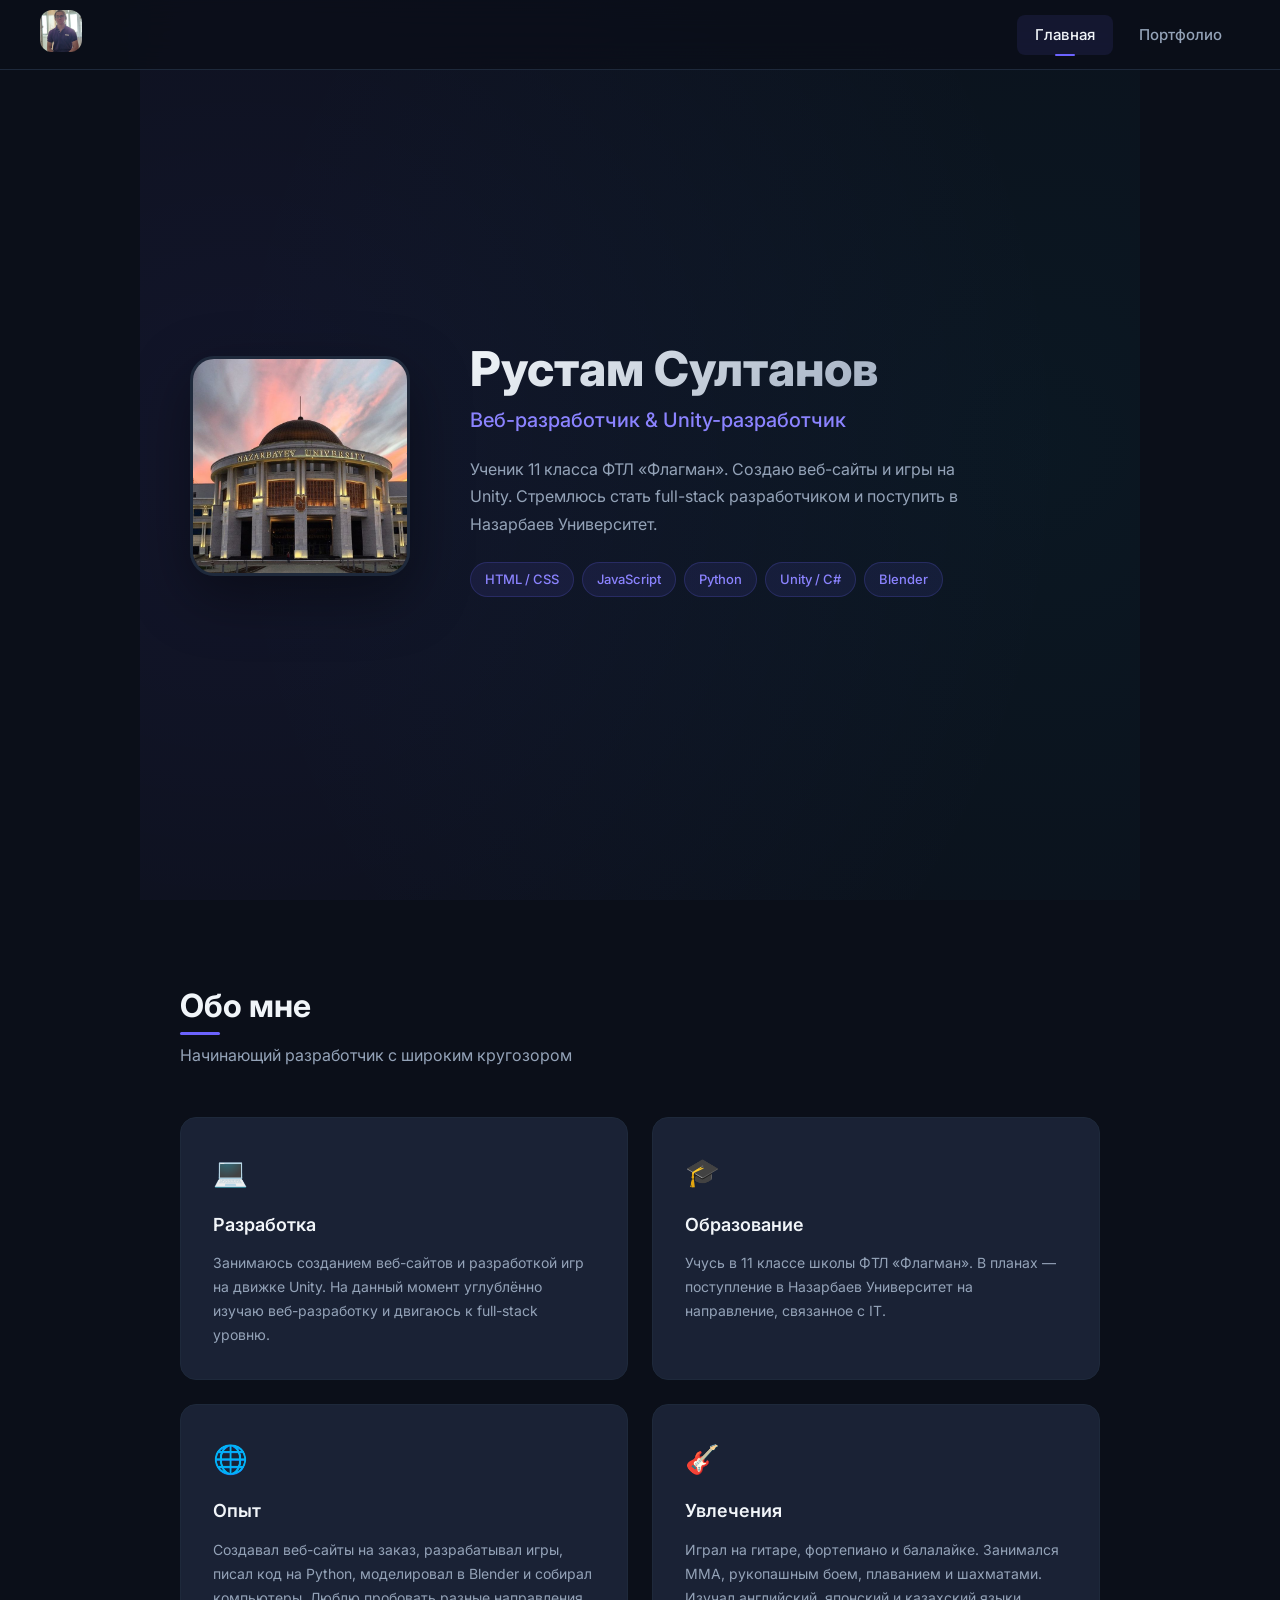
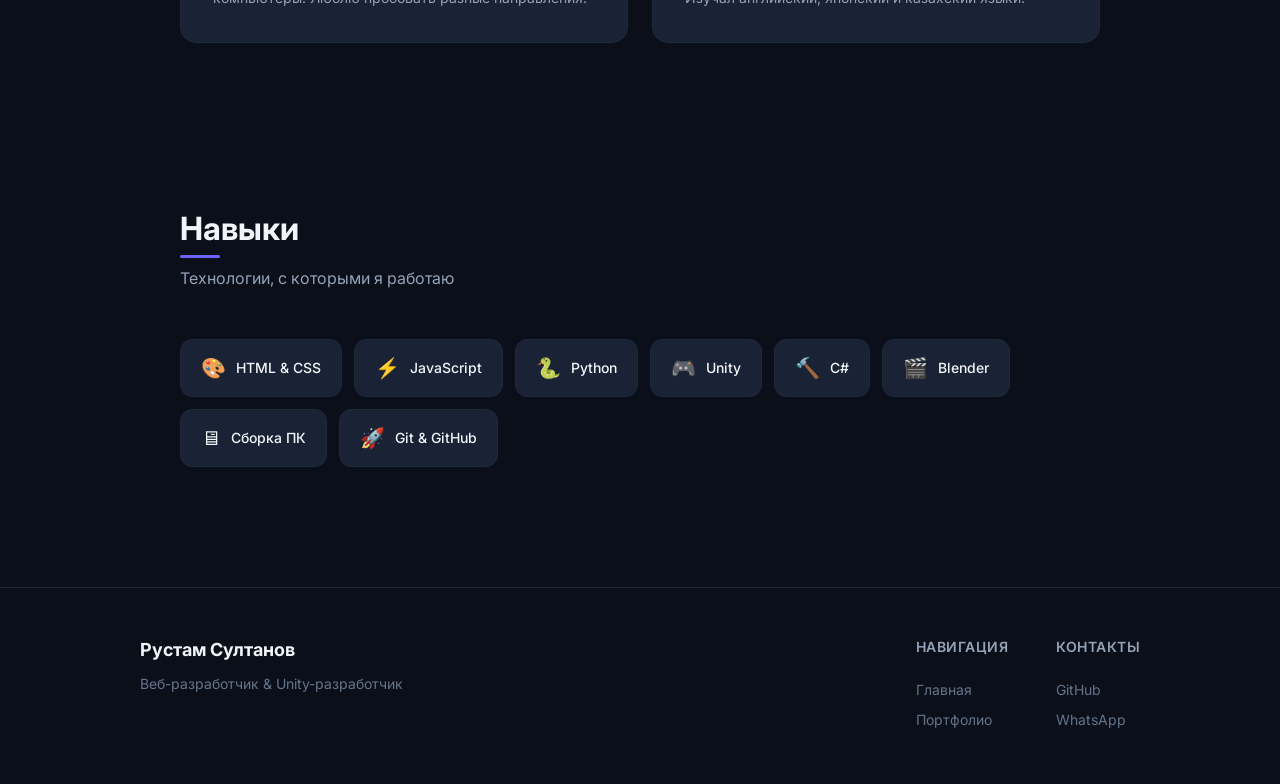
<file: index.html>
<!DOCTYPE html>
<html lang="ru">
<head>
	<meta charset="UTF-8">
	<meta name="viewport" content="width=device-width, initial-scale=1.0">
	<title>Рустам Султанов — Портфолио</title>
	<link rel="stylesheet" href="static/styles.css">
</head>
<body>

<header>
	<a href="index.html"><img src="static/images/logo.jpeg" alt="Логотип" class="logo"></a>
	<nav class="navigation">
		<a href="index.html" class="active">Главная</a>
		<a href="projects.html">Портфолио</a>
	</nav>
</header>

<!-- Hero -->
<section class="hero">
	<div class="hero-content">
		<div class="hero-photo">
			<img src="static/images/photo1.jpeg" alt="Рустам Султанов">
		</div>
		<div class="hero-text">
			<h1>Рустам Султанов</h1>
			<div class="subtitle">Веб-разработчик & Unity-разработчик</div>
			<p>Ученик 11 класса ФТЛ «Флагман». Создаю веб-сайты и игры на Unity. Стремлюсь стать full-stack разработчиком и поступить в Назарбаев Университет.</p>
			<div class="hero-tags">
				<span class="tag">HTML / CSS</span>
				<span class="tag">JavaScript</span>
				<span class="tag">Python</span>
				<span class="tag">Unity / C#</span>
				<span class="tag">Blender</span>
			</div>
		</div>
	</div>
</section>

<!-- About -->
<section id="about">
	<h2 class="section-title">Обо мне</h2>
	<p class="section-subtitle">Начинающий разработчик с широким кругозором</p>

	<div class="about-grid">
		<div class="about-card fade-up">
			<span class="icon">&#128187;</span>
			<h3>Разработка</h3>
			<p>Занимаюсь созданием веб-сайтов и разработкой игр на движке Unity. На данный момент углублённо изучаю веб-разработку и двигаюсь к full-stack уровню.</p>
		</div>
		<div class="about-card fade-up">
			<span class="icon">&#127891;</span>
			<h3>Образование</h3>
			<p>Учусь в 11 классе школы ФТЛ «Флагман». В планах — поступление в Назарбаев Университет на направление, связанное с IT.</p>
		</div>
		<div class="about-card fade-up">
			<span class="icon">&#127760;</span>
			<h3>Опыт</h3>
			<p>Создавал веб-сайты на заказ, разрабатывал игры, писал код на Python, моделировал в Blender и собирал компьютеры. Люблю пробовать разные направления.</p>
		</div>
		<div class="about-card fade-up">
			<span class="icon">&#127928;</span>
			<h3>Увлечения</h3>
			<p>Играл на гитаре, фортепиано и балалайке. Занимался ММА, рукопашным боем, плаванием и шахматами. Изучал английский, японский и казахский языки.</p>
		</div>
	</div>
</section>

<!-- Skills -->
<section id="skills">
	<h2 class="section-title">Навыки</h2>
	<p class="section-subtitle">Технологии, с которыми я работаю</p>

	<div class="skills-grid">
		<div class="skill-item"><span class="skill-icon">&#127912;</span> HTML & CSS</div>
		<div class="skill-item"><span class="skill-icon">&#9889;</span> JavaScript</div>
		<div class="skill-item"><span class="skill-icon">&#128013;</span> Python</div>
		<div class="skill-item"><span class="skill-icon">&#127918;</span> Unity</div>
		<div class="skill-item"><span class="skill-icon">&#128296;</span> C#</div>
		<div class="skill-item"><span class="skill-icon">&#127916;</span> Blender</div>
		<div class="skill-item"><span class="skill-icon">&#128421;</span> Сборка ПК</div>
		<div class="skill-item"><span class="skill-icon">&#128640;</span> Git & GitHub</div>
	</div>
</section>

<footer>
	<div class="footer-content">
		<div class="footer-left">
			<h3>Рустам Султанов</h3>
			<p>Веб-разработчик & Unity-разработчик</p>
		</div>
		<div class="footer-links">
			<div class="footer-col">
				<h4>Навигация</h4>
				<a href="index.html">Главная</a>
				<a href="projects.html">Портфолио</a>
			</div>
			<div class="footer-col">
				<h4>Контакты</h4>
				<a href="https://github.com/Hec1n" target="_blank">GitHub</a>
				<a href="https://wa.me/77758340411" target="_blank">WhatsApp</a>
			</div>
		</div>
	</div>
</footer>

<script>
// Scroll animations
const observer = new IntersectionObserver((entries) => {
	entries.forEach(entry => {
		if (entry.isIntersecting) {
			entry.target.classList.add('visible');
		}
	});
}, { threshold: 0.1 });

document.querySelectorAll('.fade-up').forEach(el => observer.observe(el));
</script>

</body>
</html>
</file>
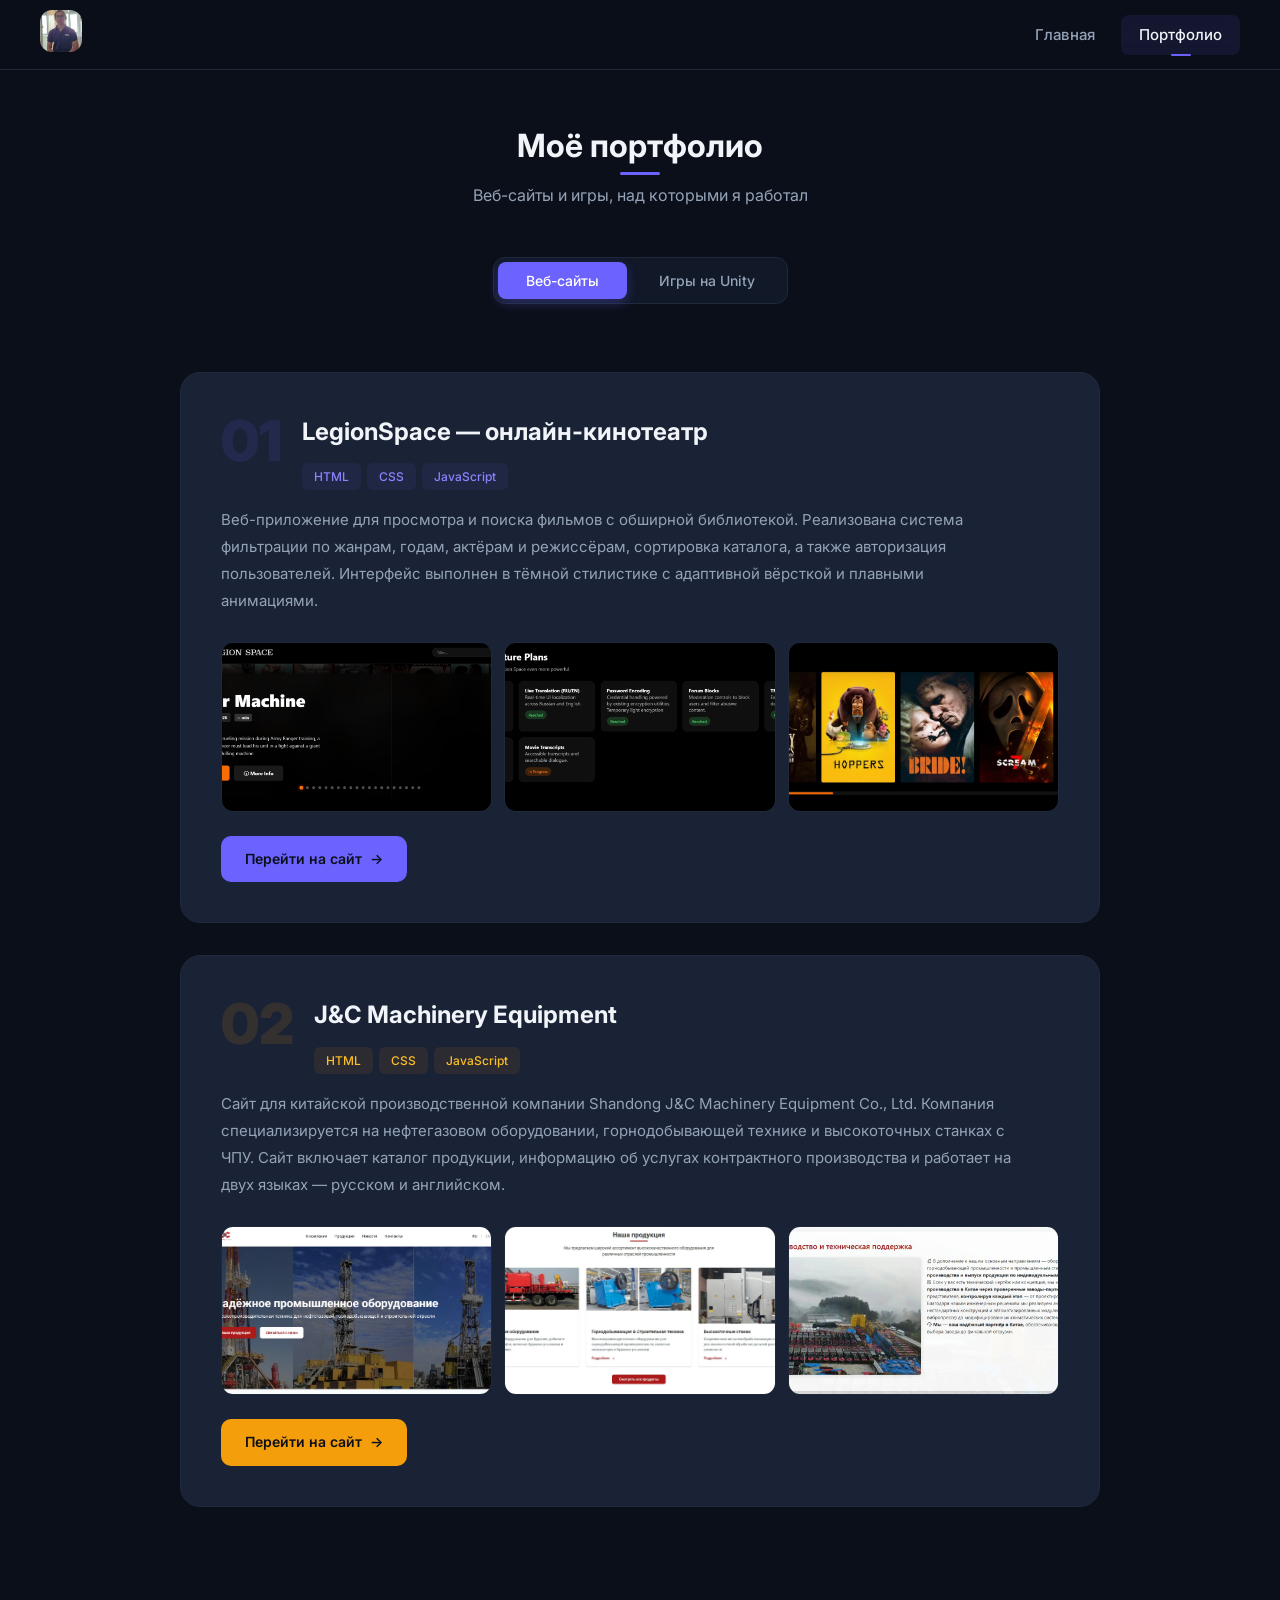
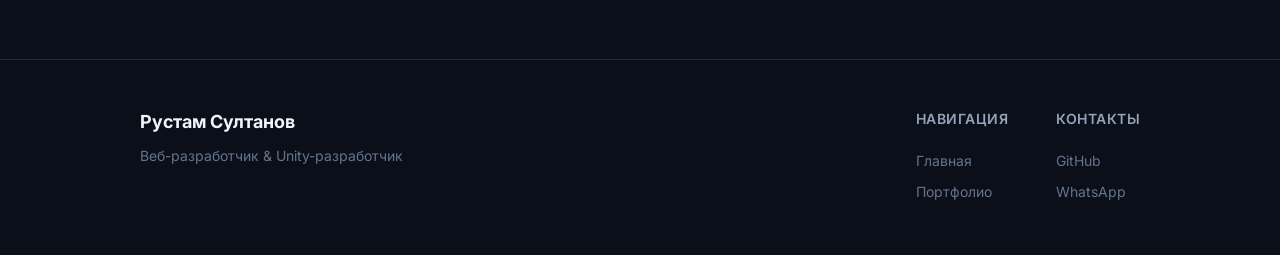
<file: projects.html>
<!DOCTYPE html>
<html lang="ru">
<head>
	<meta charset="UTF-8">
	<meta name="viewport" content="width=device-width, initial-scale=1.0">
	<title>Портфолио — Рустам Султанов</title>
	<link rel="stylesheet" href="static/styles.css">
</head>
<body>

<header>
	<a href="index.html"><img src="static/images/logo.jpeg" alt="Логотип" class="logo"></a>
	<nav class="navigation">
		<a href="index.html">Главная</a>
		<a href="projects.html" class="active">Портфолио</a>
	</nav>
</header>

<section class="projects-hero">
	<h2 class="section-title" style="display:block; text-align:center;">Моё портфолио</h2>
	<style>.projects-hero .section-title::after { left: 50%; transform: translateX(-50%); }</style>
	<p class="section-subtitle" style="text-align:center;">Веб-сайты и игры, над которыми я работал</p>

	<div class="tabs">
		<button class="tab-btn active" data-tab="websites">Веб-сайты</button>
		<button class="tab-btn" data-tab="games">Игры на Unity</button>
	</div>
</section>

<section style="padding-top: 0;">

	<!-- Web Projects Tab -->
	<div class="tab-content active" id="tab-websites">

		<!-- Project 1 -->
		<div class="project-showcase fade-up">
			<div class="project-showcase-header">
				<div class="project-number">01</div>
				<div>
					<h3>LegionSpace — онлайн-кинотеатр</h3>
					<div class="project-tags">
						<span class="project-tag">HTML</span>
						<span class="project-tag">CSS</span>
						<span class="project-tag">JavaScript</span>
					</div>
				</div>
			</div>
			<p class="project-showcase-desc">Веб-приложение для просмотра и поиска фильмов с обширной библиотекой. Реализована система фильтрации по жанрам, годам, актёрам и режиссёрам, сортировка каталога, а также авторизация пользователей. Интерфейс выполнен в тёмной стилистике с адаптивной вёрсткой и плавными анимациями.</p>
			<div class="project-gallery">
				<a href="https://hec1n.github.io/LS/html/indexMain.html" target="_blank" class="gallery-item"><img src="static/images/projects/ls-1.jpeg" alt="LegionSpace скриншот 1"></a>
				<a href="https://hec1n.github.io/LS/html/indexMain.html" target="_blank" class="gallery-item"><img src="static/images/projects/ls-2.jpeg" alt="LegionSpace скриншот 2"></a>
				<a href="https://hec1n.github.io/LS/html/indexMain.html" target="_blank" class="gallery-item"><img src="static/images/projects/ls-3.jpeg" alt="LegionSpace скриншот 3"></a>
			</div>
			<a href="https://hec1n.github.io/LS/html/indexMain.html" target="_blank" class="project-link">Перейти на сайт</a>
		</div>

		<!-- Project 2 -->
		<div class="project-showcase project-jc fade-up">
			<div class="project-showcase-header">
				<div class="project-number">02</div>
				<div>
					<h3>J&C Machinery Equipment</h3>
					<div class="project-tags">
						<span class="project-tag">HTML</span>
						<span class="project-tag">CSS</span>
						<span class="project-tag">JavaScript</span>
					</div>
				</div>
			</div>
			<p class="project-showcase-desc">Сайт для китайской производственной компании Shandong J&C Machinery Equipment Co., Ltd. Компания специализируется на нефтегазовом оборудовании, горнодобывающей технике и высокоточных станках с ЧПУ. Сайт включает каталог продукции, информацию об услугах контрактного производства и работает на двух языках — русском и английском.</p>
			<div class="project-gallery">
				<a href="https://shandongjcmachinery.com" target="_blank" class="gallery-item"><img src="static/images/projects/jc-1.jpeg" alt="JC скриншот 1"></a>
				<a href="https://shandongjcmachinery.com" target="_blank" class="gallery-item"><img src="static/images/projects/jc-2.jpeg" alt="JC скриншот 2"></a>
				<a href="https://shandongjcmachinery.com" target="_blank" class="gallery-item"><img src="static/images/projects/jc-3.jpeg" alt="JC скриншот 3"></a>
			</div>
			<a href="https://shandongjcmachinery.com" target="_blank" class="project-link">Перейти на сайт</a>
		</div>

	</div>

	<!-- Unity Games Tab -->
	<div class="tab-content" id="tab-games">

		<div class="project-showcase fade-up">
			<div class="project-showcase-header">
				<div class="project-number">01</div>
				<div>
					<h3>Мой первый проект на Unity</h3>
					<div class="project-tags">
						<span class="project-tag">Unity</span>
						<span class="project-tag">C#</span>
						<span class="project-tag">Game Dev</span>
					</div>
				</div>
			</div>
			<p class="project-showcase-desc">Игра, разработанная на движке Unity с использованием C#. Проект помог освоить основы игровой разработки: физику, управление персонажем и работу с игровыми сценами.</p>
			<div class="project-gallery">
				<div class="gallery-item"><img src="static/images/projects/unity-1.jpeg" alt="Unity игра скриншот 1"></div>
				<div class="gallery-item"><img src="static/images/projects/unity-2.jpeg" alt="Unity игра скриншот 2"></div>
				<div class="gallery-item"><img src="static/images/projects/unity-3.jpeg" alt="Unity игра скриншот 3"></div>
			</div>
		</div>

	</div>

</section>

<footer>
	<div class="footer-content">
		<div class="footer-left">
			<h3>Рустам Султанов</h3>
			<p>Веб-разработчик & Unity-разработчик</p>
		</div>
		<div class="footer-links">
			<div class="footer-col">
				<h4>Навигация</h4>
				<a href="index.html">Главная</a>
				<a href="projects.html">Портфолио</a>
			</div>
			<div class="footer-col">
				<h4>Контакты</h4>
				<a href="https://github.com/Hec1n" target="_blank">GitHub</a>
				<a href="https://wa.me/77758340411" target="_blank">WhatsApp</a>
			</div>
		</div>
	</div>
</footer>

<script>
// Tab switching
document.querySelectorAll('.tab-btn').forEach(btn => {
	btn.addEventListener('click', () => {
		document.querySelectorAll('.tab-btn').forEach(b => b.classList.remove('active'));
		document.querySelectorAll('.tab-content').forEach(c => c.classList.remove('active'));

		btn.classList.add('active');
		document.getElementById('tab-' + btn.dataset.tab).classList.add('active');

		document.querySelectorAll('#tab-' + btn.dataset.tab + ' .fade-up').forEach(el => {
			el.classList.remove('visible');
			setTimeout(() => el.classList.add('visible'), 50);
		});
	});
});

// Scroll animations
const observer = new IntersectionObserver((entries) => {
	entries.forEach(entry => {
		if (entry.isIntersecting) {
			entry.target.classList.add('visible');
		}
	});
}, { threshold: 0.1 });

document.querySelectorAll('.fade-up').forEach(el => observer.observe(el));
</script>

</body>
</html>
</file>
<file: static/styles.css>
@import url('https://fonts.googleapis.com/css2?family=Inter:wght@300;400;500;600;700;800;900&display=swap');

*, *::before, *::after {
    margin: 0;
    padding: 0;
    box-sizing: border-box;
}

:root {
    --bg-primary: #0b0f19;
    --bg-secondary: #111827;
    --bg-card: #1a2235;
    --bg-card-hover: #1f2a40;
    --accent: #6c63ff;
    --accent-light: #8b83ff;
    --accent-glow: rgba(108, 99, 255, 0.3);
    --text-primary: #f1f5f9;
    --text-secondary: #94a3b8;
    --text-muted: #64748b;
    --border: #1e293b;
    --gradient-1: linear-gradient(135deg, #6c63ff, #4f46e5);
    --gradient-2: linear-gradient(135deg, #06b6d4, #3b82f6);
    --gradient-3: linear-gradient(135deg, #f59e0b, #ef4444);
}

html {
    scroll-behavior: smooth;
}

body {
    font-family: 'Inter', sans-serif;
    background-color: var(--bg-primary);
    color: var(--text-primary);
    line-height: 1.6;
    overflow-x: hidden;
}

/* ===== HEADER / NAV ===== */
header {
    position: fixed;
    top: 0;
    left: 0;
    right: 0;
    z-index: 1000;
    background: rgba(11, 15, 25, 0.85);
    backdrop-filter: blur(20px);
    border-bottom: 1px solid var(--border);
    padding: 0 40px;
    height: 70px;
    display: flex;
    align-items: center;
    justify-content: space-between;
}

.logo {
    width: 42px;
    height: 42px;
    border-radius: 12px;
    object-fit: cover;
    transition: transform 0.3s ease;
}

.logo:hover {
    transform: scale(1.1);
}

.navigation {
    display: flex;
    gap: 8px;
}

.navigation a {
    text-decoration: none;
    color: var(--text-secondary);
    font-size: 15px;
    font-weight: 500;
    padding: 8px 18px;
    border-radius: 8px;
    transition: all 0.3s ease;
    position: relative;
}

.navigation a:hover,
.navigation a.active {
    color: var(--text-primary);
    background: rgba(108, 99, 255, 0.1);
}

.navigation a.active::after {
    content: '';
    position: absolute;
    bottom: -1px;
    left: 50%;
    transform: translateX(-50%);
    width: 20px;
    height: 2px;
    background: var(--accent);
    border-radius: 2px;
}

/* ===== HERO SECTION ===== */
.hero {
    min-height: 100vh;
    display: flex;
    align-items: center;
    justify-content: center;
    padding: 100px 40px 60px;
    position: relative;
    overflow: hidden;
}

.hero::before {
    content: '';
    position: absolute;
    top: -50%;
    left: -50%;
    width: 200%;
    height: 200%;
    background: radial-gradient(circle at 30% 50%, rgba(108, 99, 255, 0.08) 0%, transparent 50%),
                radial-gradient(circle at 70% 50%, rgba(6, 182, 212, 0.05) 0%, transparent 50%);
    animation: heroGlow 15s ease-in-out infinite alternate;
}

@keyframes heroGlow {
    0% { transform: translate(0, 0); }
    100% { transform: translate(-5%, 5%); }
}

.hero-content {
    position: relative;
    z-index: 1;
    max-width: 900px;
    width: 100%;
    display: flex;
    align-items: center;
    gap: 60px;
}

.hero-photo {
    flex-shrink: 0;
}

.hero-photo img {
    width: 220px;
    height: 220px;
    border-radius: 24px;
    object-fit: cover;
    border: 3px solid var(--border);
    box-shadow: 0 20px 60px rgba(0, 0, 0, 0.4);
    transition: transform 0.4s ease, box-shadow 0.4s ease;
}

.hero-photo img:hover {
    transform: translateY(-5px);
    box-shadow: 0 25px 70px rgba(108, 99, 255, 0.2);
}

.hero-text h1 {
    font-size: 48px;
    font-weight: 800;
    line-height: 1.1;
    margin-bottom: 8px;
    background: linear-gradient(135deg, #f1f5f9, #94a3b8);
    -webkit-background-clip: text;
    -webkit-text-fill-color: transparent;
    background-clip: text;
}

.hero-text .subtitle {
    font-size: 20px;
    font-weight: 500;
    color: var(--accent-light);
    margin-bottom: 20px;
}

.hero-text p {
    font-size: 16px;
    color: var(--text-secondary);
    max-width: 500px;
    line-height: 1.7;
}

.hero-tags {
    display: flex;
    flex-wrap: wrap;
    gap: 8px;
    margin-top: 24px;
}

.tag {
    padding: 6px 14px;
    background: rgba(108, 99, 255, 0.1);
    border: 1px solid rgba(108, 99, 255, 0.2);
    border-radius: 20px;
    font-size: 13px;
    color: var(--accent-light);
    font-weight: 500;
    transition: all 0.3s ease;
}

.tag:hover {
    background: rgba(108, 99, 255, 0.2);
    transform: translateY(-2px);
}

/* ===== SECTIONS ===== */
section {
    padding: 80px 40px;
    max-width: 1000px;
    margin: 0 auto;
}

.section-title {
    font-size: 32px;
    font-weight: 700;
    margin-bottom: 12px;
    position: relative;
    display: inline-block;
}

.section-title::after {
    content: '';
    position: absolute;
    bottom: -4px;
    left: 0;
    width: 40px;
    height: 3px;
    background: var(--accent);
    border-radius: 2px;
}

.section-subtitle {
    color: var(--text-secondary);
    font-size: 16px;
    margin-bottom: 48px;
}

/* ===== ABOUT CARDS ===== */
.about-grid {
    display: grid;
    grid-template-columns: 1fr 1fr;
    gap: 24px;
}

.about-card {
    background: var(--bg-card);
    border: 1px solid var(--border);
    border-radius: 16px;
    padding: 32px;
    transition: all 0.4s ease;
    position: relative;
    overflow: hidden;
}

.about-card::before {
    content: '';
    position: absolute;
    top: 0;
    left: 0;
    right: 0;
    height: 3px;
    background: var(--gradient-1);
    opacity: 0;
    transition: opacity 0.4s ease;
}

.about-card:hover {
    background: var(--bg-card-hover);
    transform: translateY(-4px);
    box-shadow: 0 20px 40px rgba(0, 0, 0, 0.3);
}

.about-card:hover::before {
    opacity: 1;
}

.about-card .icon {
    font-size: 28px;
    margin-bottom: 16px;
    display: block;
}

.about-card h3 {
    font-size: 18px;
    font-weight: 600;
    margin-bottom: 12px;
    color: var(--text-primary);
}

.about-card p {
    font-size: 14px;
    color: var(--text-secondary);
    line-height: 1.7;
}

.about-card.full-width {
    grid-column: 1 / -1;
}

/* ===== SKILLS ===== */
.skills-grid {
    display: flex;
    flex-wrap: wrap;
    gap: 12px;
    margin-top: 32px;
}

.skill-item {
    display: flex;
    align-items: center;
    gap: 10px;
    padding: 12px 20px;
    background: var(--bg-card);
    border: 1px solid var(--border);
    border-radius: 12px;
    font-size: 14px;
    font-weight: 500;
    color: var(--text-primary);
    transition: all 0.3s ease;
}

.skill-item:hover {
    border-color: var(--accent);
    background: rgba(108, 99, 255, 0.05);
    transform: translateY(-2px);
}

.skill-icon {
    font-size: 20px;
}

/* ===== PROJECTS PAGE ===== */
.projects-hero {
    padding-top: 120px;
    padding-bottom: 20px;
    text-align: center;
}

.tabs {
    display: flex;
    justify-content: center;
    gap: 4px;
    margin-bottom: 48px;
    background: var(--bg-secondary);
    padding: 4px;
    border-radius: 12px;
    width: fit-content;
    margin-left: auto;
    margin-right: auto;
    border: 1px solid var(--border);
}

.tab-btn {
    padding: 10px 28px;
    border: none;
    background: transparent;
    color: var(--text-secondary);
    font-family: 'Inter', sans-serif;
    font-size: 14px;
    font-weight: 500;
    border-radius: 8px;
    cursor: pointer;
    transition: all 0.3s ease;
}

.tab-btn:hover {
    color: var(--text-primary);
}

.tab-btn.active {
    background: var(--accent);
    color: white;
    box-shadow: 0 4px 12px var(--accent-glow);
}

.tab-content {
    display: none;
}

.tab-content.active {
    display: block;
    animation: fadeIn 0.4s ease;
}

@keyframes fadeIn {
    from { opacity: 0; transform: translateY(10px); }
    to { opacity: 1; transform: translateY(0); }
}

/* ===== PROJECT SHOWCASE (full-width cards with gallery) ===== */
.project-showcase {
    background: var(--bg-card);
    border: 1px solid var(--border);
    border-radius: 20px;
    padding: 40px;
    margin-bottom: 32px;
    transition: all 0.4s ease;
    position: relative;
    overflow: hidden;
}

.project-showcase::before {
    content: '';
    position: absolute;
    top: 0;
    left: 0;
    right: 0;
    height: 3px;
    background: var(--gradient-1);
    opacity: 0;
    transition: opacity 0.4s ease;
}

.project-showcase:nth-child(2)::before { background: var(--gradient-2); }
.project-showcase:nth-child(3)::before { background: var(--gradient-3); }

.project-showcase:hover {
    background: var(--bg-card-hover);
    box-shadow: 0 20px 60px rgba(0, 0, 0, 0.3);
}

.project-showcase:hover::before {
    opacity: 1;
}

.project-showcase-header {
    display: flex;
    align-items: flex-start;
    gap: 20px;
    margin-bottom: 16px;
}

.project-number {
    font-size: 56px;
    font-weight: 900;
    color: rgba(108, 99, 255, 0.12);
    line-height: 1;
    flex-shrink: 0;
}

.project-showcase-header h3 {
    font-size: 24px;
    font-weight: 700;
    margin-bottom: 12px;
}

.project-tags {
    display: flex;
    flex-wrap: wrap;
    gap: 6px;
}

.project-tag {
    padding: 4px 12px;
    background: rgba(108, 99, 255, 0.08);
    border-radius: 6px;
    font-size: 12px;
    color: var(--accent-light);
    font-weight: 500;
}

.project-showcase-desc {
    font-size: 15px;
    color: var(--text-secondary);
    line-height: 1.8;
    margin-bottom: 28px;
    max-width: 800px;
}

/* Gallery */
.project-gallery {
    display: grid;
    grid-template-columns: repeat(auto-fit, minmax(200px, 1fr));
    gap: 12px;
    margin-bottom: 24px;
}

.gallery-item {
    border-radius: 12px;
    overflow: hidden;
    border: 1px solid var(--border);
    background: var(--bg-secondary);
    aspect-ratio: 16 / 10;
    transition: all 0.3s ease;
}

.gallery-item img {
    width: 100%;
    height: 100%;
    object-fit: cover;
    display: block;
    transition: transform 0.4s ease;
}

.gallery-item:hover {
    border-color: var(--accent);
    box-shadow: 0 8px 24px rgba(0, 0, 0, 0.3);
}

.gallery-item:hover img {
    transform: scale(1.05);
}

.project-link {
    display: inline-flex;
    align-items: center;
    gap: 8px;
    text-decoration: none;
    color: var(--bg-primary);
    background: var(--accent);
    font-size: 14px;
    font-weight: 600;
    padding: 12px 24px;
    border-radius: 10px;
    transition: all 0.3s ease;
}

.project-link:hover {
    background: var(--accent-light);
    transform: translateY(-2px);
    box-shadow: 0 8px 20px var(--accent-glow);
}

.project-link::after {
    content: '\2192';
    transition: transform 0.3s ease;
}

.project-link:hover::after {
    transform: translateX(4px);
}

/* J&C orange hover */
.project-jc::before {
    background: linear-gradient(135deg, #f59e0b, #f97316) !important;
}

.project-jc:hover {
    box-shadow: 0 20px 60px rgba(245, 158, 11, 0.15);
}

.project-jc:hover .gallery-item {
    border-color: #f59e0b;
}

.project-jc .project-number {
    color: rgba(245, 158, 11, 0.12);
}

.project-jc .project-tag {
    background: rgba(245, 158, 11, 0.08);
    color: #fbbf24;
}

.project-jc .project-link {
    background: #f59e0b;
}

.project-jc .project-link:hover {
    background: #f97316;
    box-shadow: 0 8px 20px rgba(245, 158, 11, 0.3);
}

/* ===== FOOTER ===== */
footer {
    border-top: 1px solid var(--border);
    padding: 48px 40px;
    margin-top: 40px;
}

.footer-content {
    max-width: 1000px;
    margin: 0 auto;
    display: flex;
    justify-content: space-between;
    align-items: flex-start;
}

.footer-left h3 {
    font-size: 18px;
    font-weight: 700;
    margin-bottom: 8px;
}

.footer-left p {
    color: var(--text-muted);
    font-size: 14px;
}

.footer-links {
    display: flex;
    gap: 48px;
}

.footer-col h4 {
    font-size: 14px;
    font-weight: 600;
    color: var(--text-secondary);
    margin-bottom: 16px;
    text-transform: uppercase;
    letter-spacing: 0.5px;
}

.footer-col a {
    display: block;
    text-decoration: none;
    color: var(--text-muted);
    font-size: 14px;
    padding: 4px 0;
    transition: color 0.3s ease;
}

.footer-col a:hover {
    color: var(--accent-light);
}

/* ===== SCROLL ANIMATIONS ===== */
.fade-up {
    opacity: 0;
    transform: translateY(30px);
    transition: all 0.6s ease;
}

.fade-up.visible {
    opacity: 1;
    transform: translateY(0);
}

/* ===== RESPONSIVE ===== */
@media (max-width: 768px) {
    header {
        padding: 0 20px;
    }

    .navigation {
        gap: 4px;
    }

    .navigation a {
        font-size: 14px;
        padding: 8px 12px;
    }

    .hero {
        padding: 100px 20px 40px;
    }

    .hero-content {
        flex-direction: column;
        text-align: center;
        gap: 32px;
    }

    .hero-text h1 {
        font-size: 32px;
    }

    .hero-text p {
        max-width: 100%;
    }

    .hero-tags {
        justify-content: center;
    }

    section {
        padding: 60px 20px;
    }

    .about-grid {
        grid-template-columns: 1fr;
    }

    .project-gallery {
        grid-template-columns: 1fr 1fr;
    }

    .project-showcase {
        padding: 24px;
    }

    .project-number {
        font-size: 40px;
    }

    .footer-content {
        flex-direction: column;
        gap: 32px;
    }
}
</file>
